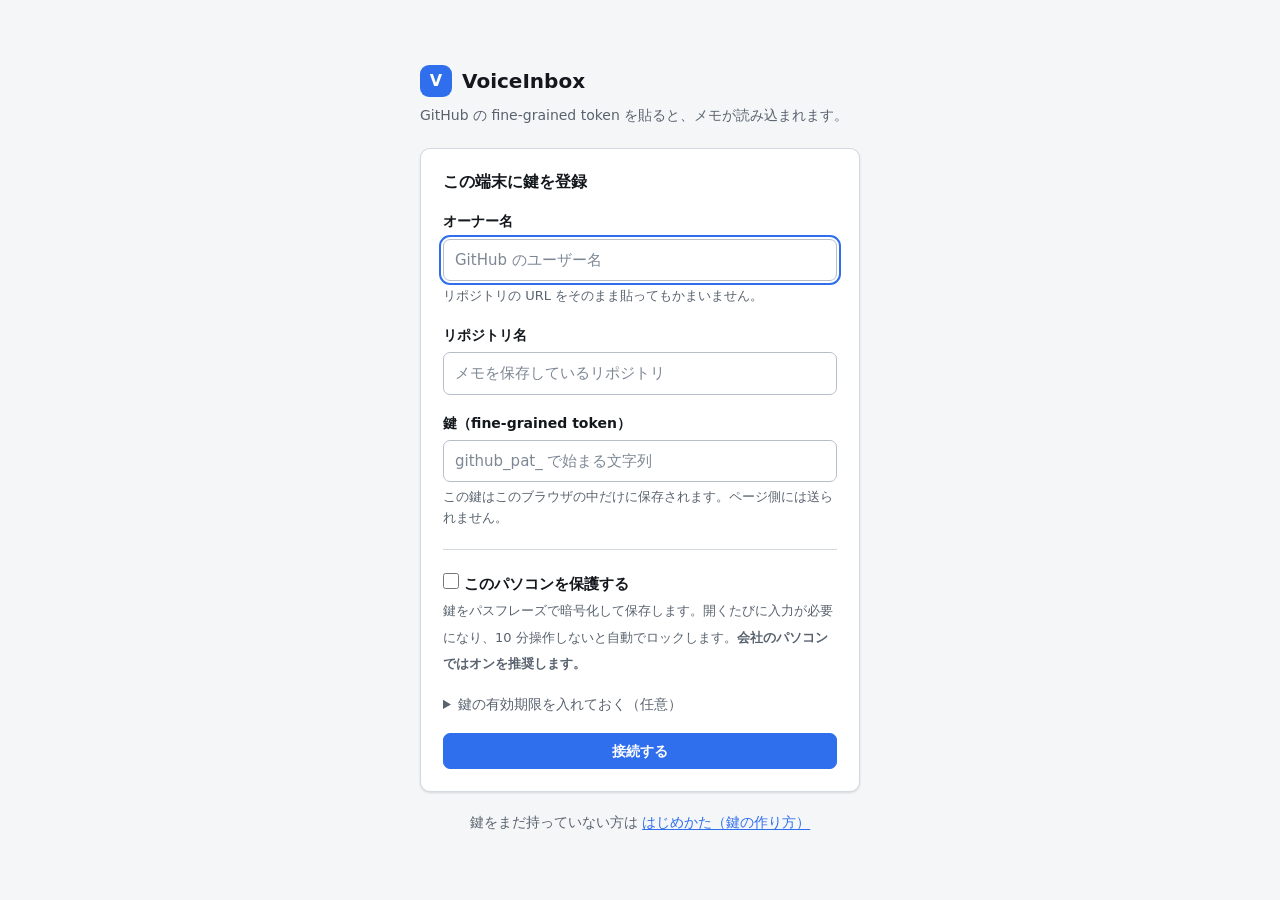
<file: index.html>
<!doctype html>
<html lang="ja">
<head>
<meta charset="utf-8">
<meta name="viewport" content="width=device-width, initial-scale=1, viewport-fit=cover">
<meta name="color-scheme" content="light dark">
<meta name="robots" content="noindex, nofollow">
<meta name="referrer" content="no-referrer">
<meta name="theme-color" content="#f5f6f8" media="(prefers-color-scheme: light)">
<meta name="theme-color" content="#14171b" media="(prefers-color-scheme: dark)">
<title>VoiceInbox</title>
<link rel="stylesheet" href="./style.css">
<link rel="icon" href="data:image/svg+xml,%3Csvg xmlns='http://www.w3.org/2000/svg' viewBox='0 0 64 64'%3E%3Crect width='64' height='64' rx='14' fill='%232f6fed'/%3E%3Ctext x='32' y='45' font-size='38' font-family='sans-serif' font-weight='bold' fill='white' text-anchor='middle'%3EV%3C/text%3E%3C/svg%3E">
</head>
<body>

<noscript>
  <div class="gate"><div class="gate-inner">
    <div class="gate-brand"><span class="mark">V</span><h1>VoiceInbox</h1></div>
    <div class="card-surface gate-box">
      <p style="margin:0">この画面は JavaScript が必要です。ブラウザの設定で有効にしてから読み込み直してください。</p>
      <p style="margin:12px 0 0"><a href="./setup.html">はじめかた（鍵の作り方）</a></p>
    </div>
  </div></div>
</noscript>

<!-- ============================================================
     鍵を持っていない人に見えるのはここまで。
     この先の中身は GitHub が 401 / 404 を返すので表示されない。
     ============================================================ -->
<section class="gate" id="gate" hidden>
  <div class="gate-inner">
    <div class="gate-brand">
      <span class="mark" aria-hidden="true">V</span>
      <h1>VoiceInbox</h1>
    </div>
    <p class="gate-lead" id="gate-lead">GitHub の fine-grained token を貼ると、メモが読み込まれます。</p>

    <div class="card-surface gate-box">
      <h2 style="margin:0 0 16px;font-size:16px" id="gate-title">この端末に鍵を登録</h2>

      <!-- 初回設定 -->
      <form id="form-setup" novalidate>
        <div id="setup-err"></div>

        <div class="field">
          <label for="g-owner">オーナー名</label>
          <input type="text" id="g-owner" autocomplete="off" autocapitalize="none"
                 spellcheck="false" placeholder="GitHub のユーザー名">
          <p class="hint">リポジトリの URL をそのまま貼ってもかまいません。</p>
        </div>

        <div class="field">
          <label for="g-repo">リポジトリ名</label>
          <input type="text" id="g-repo" autocomplete="off" autocapitalize="none"
                 spellcheck="false" placeholder="メモを保存しているリポジトリ">
        </div>

        <div class="field">
          <label for="g-token">鍵（fine-grained token）</label>
          <input type="password" id="g-token" autocomplete="off" spellcheck="false"
                 placeholder="github_pat_ で始まる文字列">
          <p class="hint">この鍵はこのブラウザの中だけに保存されます。ページ側には送られません。</p>
        </div>

        <hr class="divider">

        <div class="field">
          <label class="check" for="g-protect">
            <input type="checkbox" id="g-protect">
            <span>
              <b>このパソコンを保護する</b><br>
              <span class="hint" style="margin:0">
                鍵をパスフレーズで暗号化して保存します。開くたびに入力が必要になり、10 分操作しないと自動でロックします。<b>会社のパソコンではオンを推奨します。</b>
              </span>
            </span>
          </label>
        </div>

        <div id="g-pass-wrap" hidden>
          <div class="field">
            <label for="g-pass">パスフレーズ（8 文字以上）</label>
            <input type="password" id="g-pass" autocomplete="new-password">
          </div>
          <div class="field">
            <label for="g-pass2">パスフレーズ（確認）</label>
            <input type="password" id="g-pass2" autocomplete="new-password">
          </div>
        </div>

        <details style="margin-bottom:16px">
          <summary style="cursor:pointer;font-size:14px;color:var(--text-dim)">鍵の有効期限を入れておく（任意）</summary>
          <div class="field" style="margin-top:12px">
            <label for="g-expiry">有効期限</label>
            <input type="date" id="g-expiry">
            <p class="hint">GitHub が期限を教えてくれない場合の予備です。入れておくと、期限が近づいたときに画面上部で知らせます。</p>
          </div>
        </details>

        <button type="submit" class="btn btn-primary" id="btn-connect" style="width:100%">接続する</button>
      </form>

      <!-- ロック解除 -->
      <form id="form-unlock" novalidate hidden>
        <div id="unlock-err"></div>
        <div class="field">
          <label for="u-pass">パスフレーズ</label>
          <input type="password" id="u-pass" autocomplete="current-password">
        </div>
        <button type="submit" class="btn btn-primary" id="btn-unlock" style="width:100%">解除する</button>
        <button type="button" class="btn btn-quiet btn-sm" id="btn-forget-gate"
                style="width:100%;margin-top:10px">このパソコンから削除</button>
      </form>
    </div>

    <p class="gate-foot">
      鍵をまだ持っていない方は <a href="./setup.html">はじめかた（鍵の作り方）</a>
    </p>
  </div>
</section>

<!-- ============================================================
     ここから先は鍵が通ったときだけ表示される
     ============================================================ -->
<div class="app" id="app">
  <header class="topbar">
    <div class="topbar-row">
      <span class="brand"><span class="mark" aria-hidden="true">V</span><span class="name">VoiceInbox</span></span>

      <div class="tabs" role="tablist" aria-label="表示の切り替え">
        <button class="tab" id="tab-inbox" role="tab" aria-selected="true">未処理</button>
        <button class="tab" id="tab-trash" role="tab" aria-selected="false">ゴミ箱</button>
      </div>

      <span class="spacer"></span>

      <button class="btn btn-quiet btn-sm" id="btn-theme" title="配色を切り替え">🌗 自動</button>
      <button class="btn btn-quiet btn-sm" id="btn-settings" title="設定">⚙️ 設定</button>
    </div>

    <div class="toolbar">
      <input type="search" class="search" id="q" placeholder="本文を検索（/ でここへ）"
             autocomplete="off" spellcheck="false" aria-label="本文を検索">
      <label class="visually-hidden" for="label-filter">ラベルで絞り込む</label>
      <select id="label-filter"><option value="">すべてのラベル</option></select>
      <button class="btn btn-sm" id="btn-refresh" title="更新（r）">更新</button>
      <span class="count" id="count"></span>
    </div>
  </header>

  <main class="wrap">
    <div id="banners" aria-live="polite"></div>
    <ul class="cards" id="list"></ul>
  </main>
</div>

<div class="toast" id="toast" role="status" aria-live="polite"></div>

<!-- ============================================================
     設定
     ============================================================ -->
<dialog class="modal" id="dlg-settings" aria-labelledby="settings-title">
  <form id="form-settings" method="dialog" novalidate>
    <div class="modal-head">
      <h2 id="settings-title">設定</h2>
      <span class="spacer"></span>
      <button type="button" class="btn btn-quiet btn-sm" id="btn-close-settings" aria-label="閉じる">✕</button>
    </div>

    <div class="modal-body">
      <div id="settings-err"></div>
      <div id="s-status" style="margin-bottom:18px"></div>

      <div class="field">
        <label for="s-owner">オーナー名</label>
        <input type="text" id="s-owner" autocomplete="off" autocapitalize="none" spellcheck="false">
      </div>
      <div class="field">
        <label for="s-repo">リポジトリ名</label>
        <input type="text" id="s-repo" autocomplete="off" autocapitalize="none" spellcheck="false">
      </div>
      <div class="field">
        <label for="s-token">鍵を入れ直す</label>
        <input type="password" id="s-token" autocomplete="off" spellcheck="false"
               placeholder="変更しないときは空のまま">
      </div>
      <div class="field">
        <label for="s-expiry">鍵の有効期限（任意）</label>
        <input type="date" id="s-expiry">
        <p class="hint">GitHub が期限を教えてくれない場合の予備です。</p>
      </div>

      <hr class="divider" style="border:0;height:1px;background:var(--border);margin:20px 0">

      <div class="field">
        <label class="check" for="s-protect">
          <input type="checkbox" id="s-protect">
          <span><b>このパソコンを保護する</b><br>
          <span class="hint" style="margin:0">会社のパソコンではオンを推奨します。10 分操作しないと自動でロックします。</span></span>
        </label>
      </div>
      <div id="s-pass-wrap" hidden>
        <div class="field">
          <label for="s-pass">パスフレーズ（8 文字以上）</label>
          <input type="password" id="s-pass" autocomplete="new-password" placeholder="変更しないときは空のまま">
        </div>
        <div class="field">
          <label for="s-pass2">パスフレーズ（確認）</label>
          <input type="password" id="s-pass2" autocomplete="new-password">
        </div>
      </div>

      <hr class="divider" style="border:0;height:1px;background:var(--border);margin:20px 0">

      <h3 style="font-size:14px;margin:0 0 6px">キーボード操作</h3>
      <div class="kbd-help">
        <kbd>j</kbd> / <kbd>k</kbd> 選択を移動　<kbd>c</kbd> コピー　
        <kbd>x</kbd> 完了（ゴミ箱では戻す）<br>
        <kbd>/</kbd> 検索　<kbd>Esc</kbd> 解除　<kbd>r</kbd> 更新
      </div>

      <p class="hint" style="margin-top:18px">
        鍵の作り方は <a href="./setup.html">はじめかた</a> にあります。
      </p>
    </div>

    <div class="modal-foot">
      <button type="button" class="btn btn-danger btn-sm" id="btn-forget">この端末から鍵を削除</button>
      <button type="button" class="btn btn-sm" id="lock-now" hidden>いますぐロック</button>
      <span class="spacer"></span>
      <button type="submit" class="btn btn-primary" id="btn-save-settings">保存</button>
    </div>
  </form>
</dialog>

<script src="./app.js"></script>
</body>
</html>
</file>
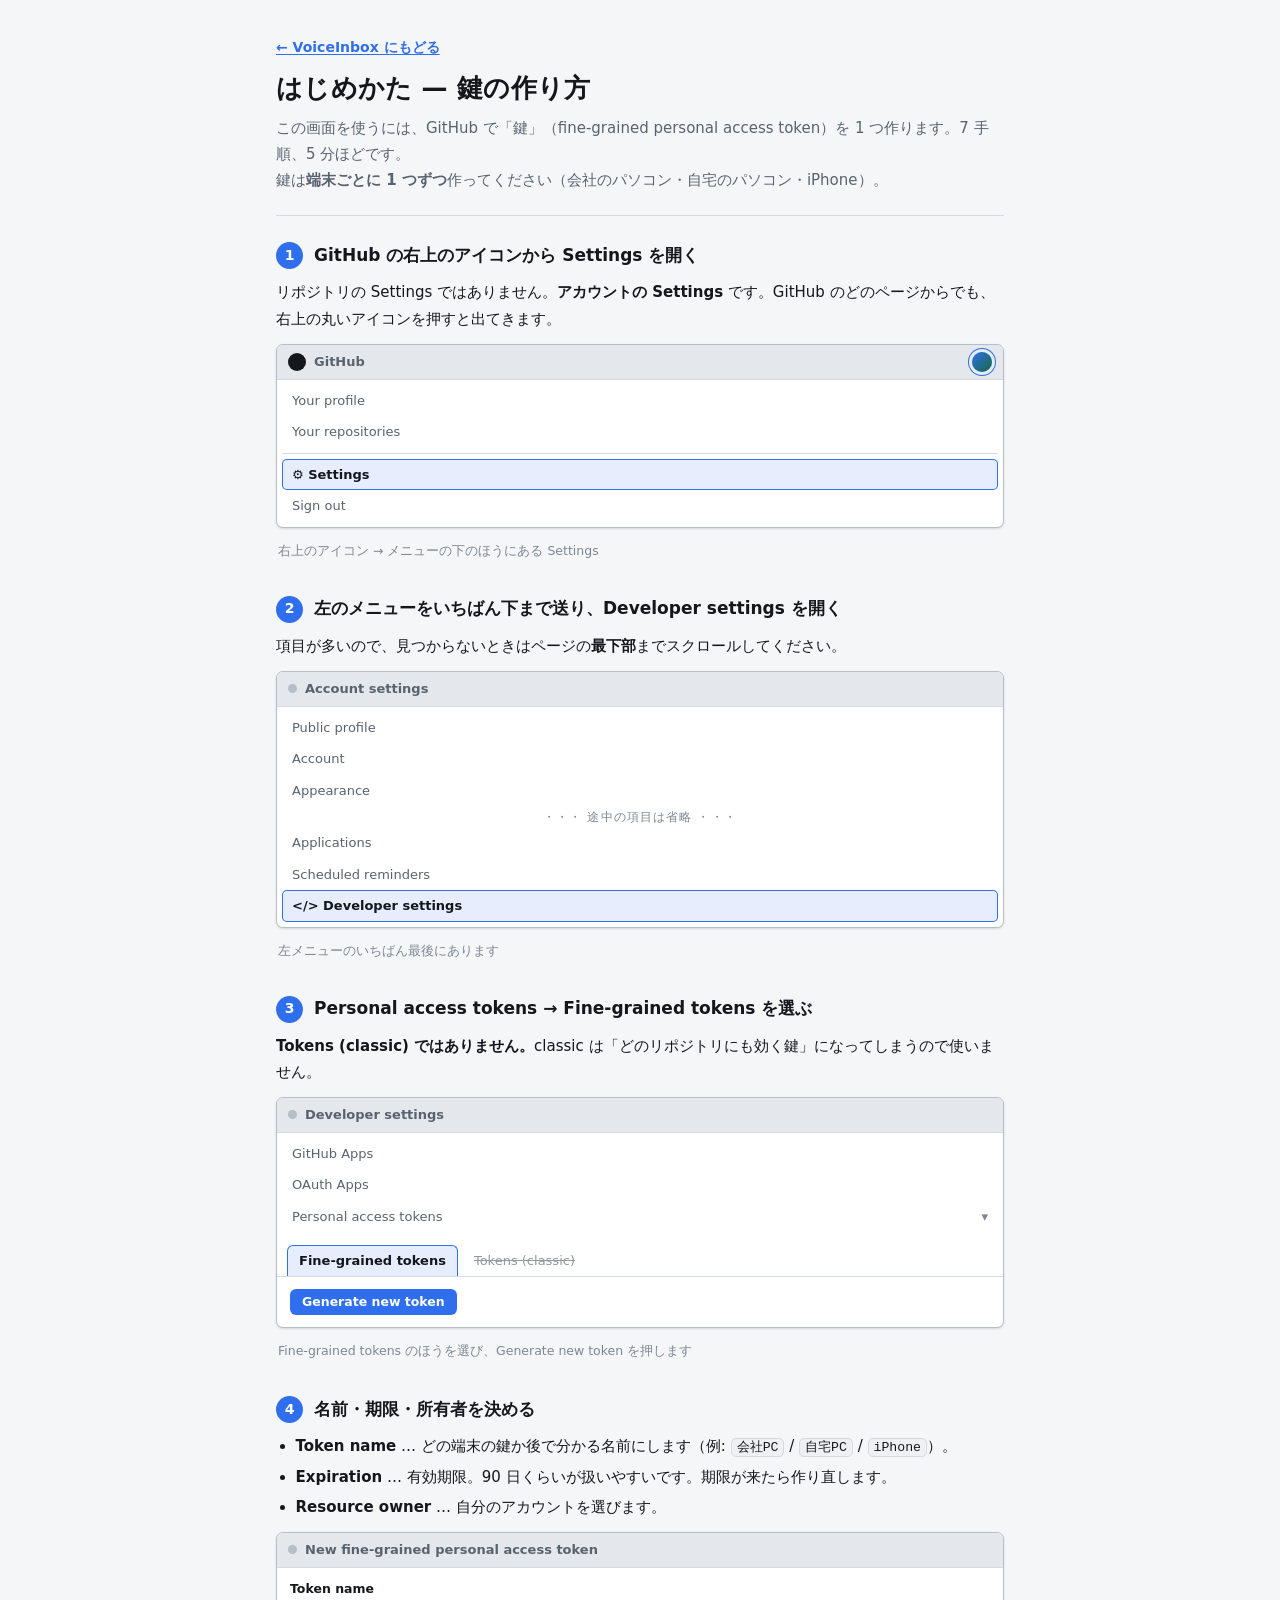
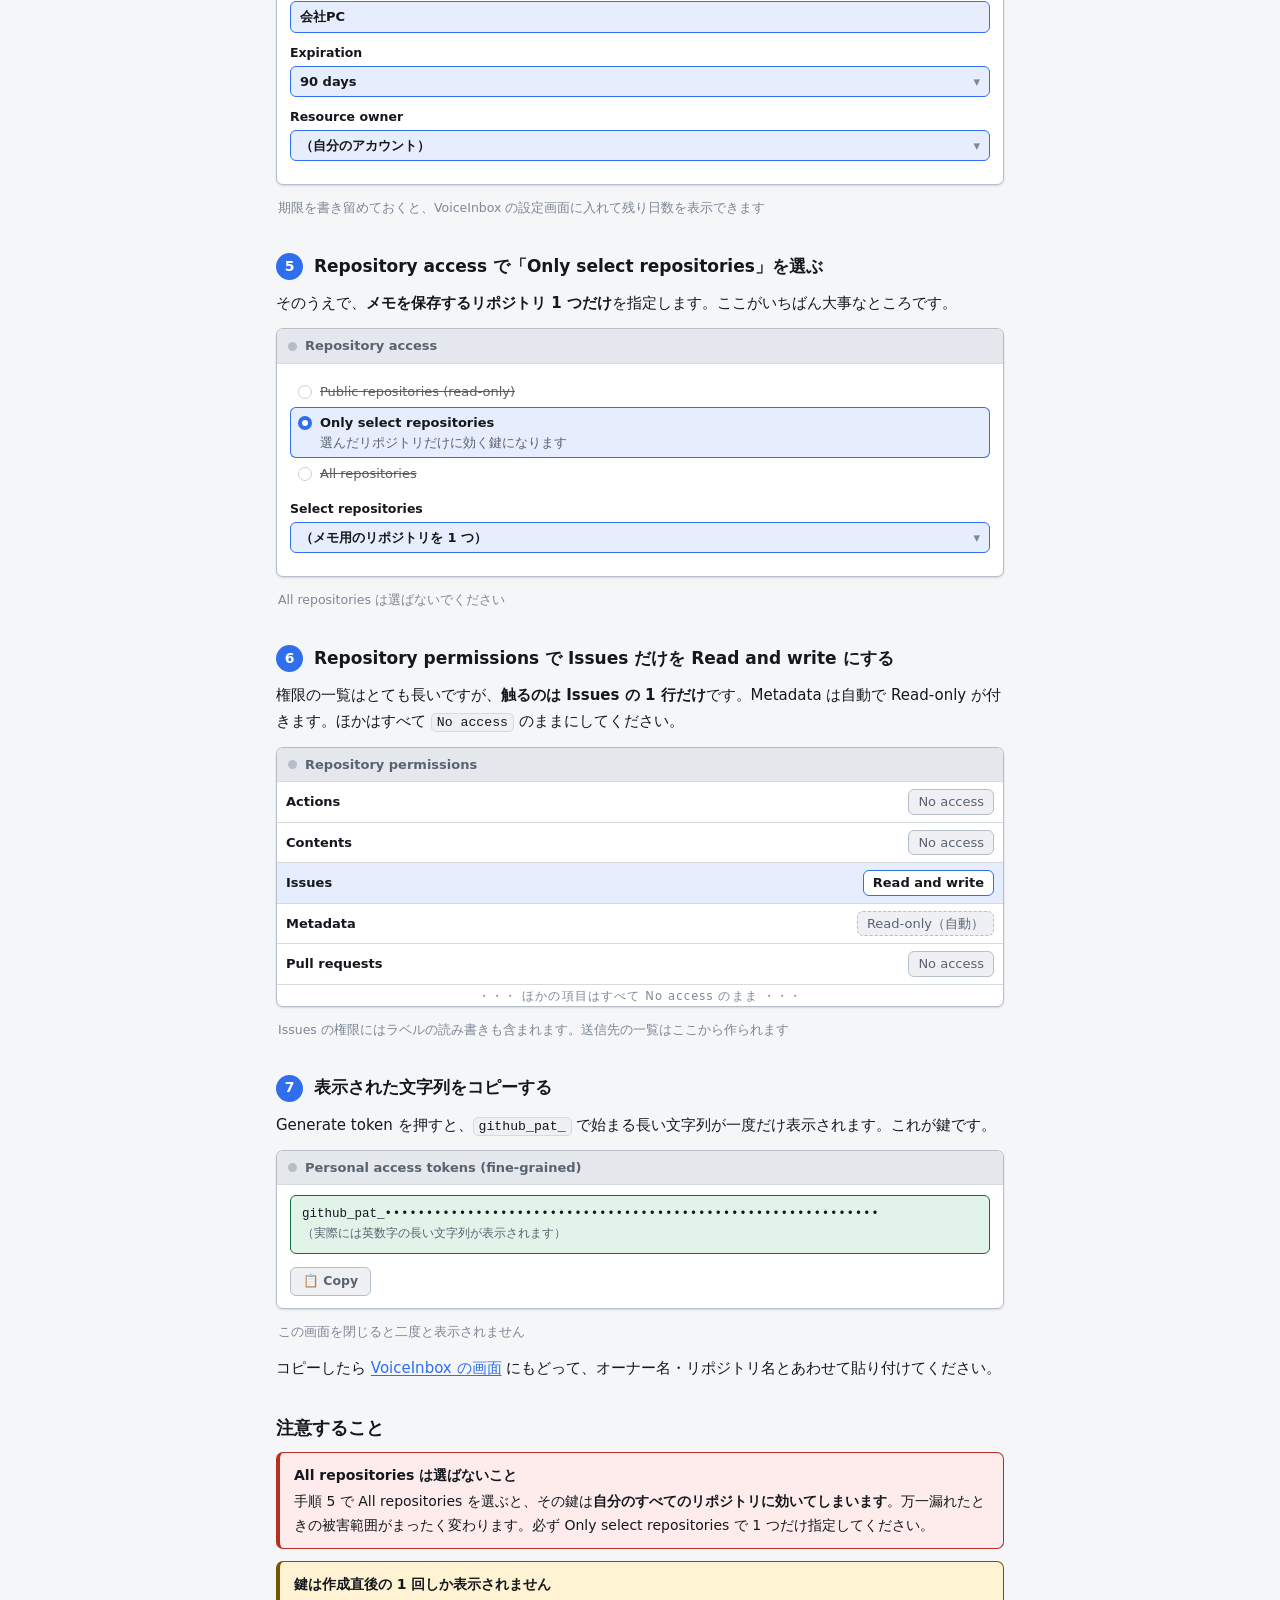
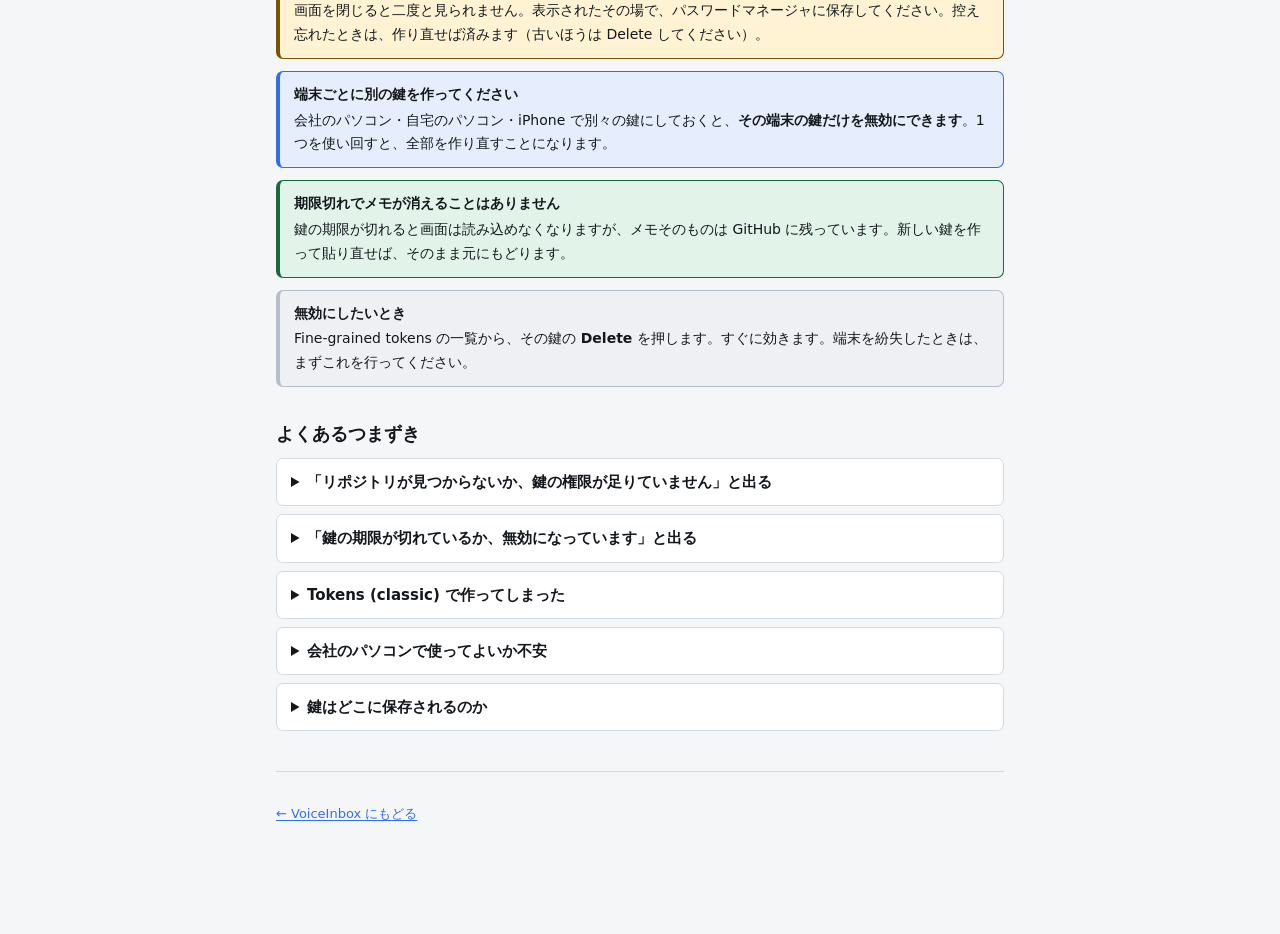
<file: setup.html>
<!doctype html>
<html lang="ja">
<head>
<meta charset="utf-8">
<meta name="viewport" content="width=device-width, initial-scale=1, viewport-fit=cover">
<meta name="color-scheme" content="light dark">
<meta name="robots" content="noindex, nofollow">
<meta name="referrer" content="no-referrer">
<meta name="theme-color" content="#f5f6f8" media="(prefers-color-scheme: light)">
<meta name="theme-color" content="#14171b" media="(prefers-color-scheme: dark)">
<title>はじめかた — VoiceInbox</title>
<link rel="stylesheet" href="./style.css">
<link rel="icon" href="data:image/svg+xml,%3Csvg xmlns='http://www.w3.org/2000/svg' viewBox='0 0 64 64'%3E%3Crect width='64' height='64' rx='14' fill='%232f6fed'/%3E%3Ctext x='32' y='45' font-size='38' font-family='sans-serif' font-weight='bold' fill='white' text-anchor='middle'%3EV%3C/text%3E%3C/svg%3E">
</head>
<body>

<div class="doc">

  <header class="doc-head">
    <a class="backlink" href="./index.html">← VoiceInbox にもどる</a>
    <h1>はじめかた — 鍵の作り方</h1>
    <p>この画面を使うには、GitHub で「鍵」（fine-grained personal access token）を 1 つ作ります。7 手順、5 分ほどです。<br>
       鍵は<b>端末ごとに 1 つずつ</b>作ってください（会社のパソコン・自宅のパソコン・iPhone）。</p>
  </header>

  <!-- 1 -->
  <section class="step">
    <h2 class="step-title"><span class="step-num">1</span>GitHub の右上のアイコンから Settings を開く</h2>
    <p>リポジトリの Settings ではありません。<b>アカウントの Settings</b> です。GitHub のどのページからでも、右上の丸いアイコンを押すと出てきます。</p>
    <div class="mock">
      <div class="mock-bar"><span class="ghmark"></span><span>GitHub</span><span class="avatar is-hi"></span></div>
      <div class="mock-list">
        <div class="mock-item">Your profile</div>
        <div class="mock-item">Your repositories</div>
        <div class="mock-sep"></div>
        <div class="mock-item is-hi">⚙️ Settings</div>
        <div class="mock-item">Sign out</div>
      </div>
    </div>
    <p class="mock-cap">右上のアイコン → メニューの下のほうにある Settings</p>
  </section>

  <!-- 2 -->
  <section class="step">
    <h2 class="step-title"><span class="step-num">2</span>左のメニューをいちばん下まで送り、Developer settings を開く</h2>
    <p>項目が多いので、見つからないときはページの<b>最下部</b>までスクロールしてください。</p>
    <div class="mock">
      <div class="mock-bar"><span class="dot"></span><span>Account settings</span></div>
      <div class="mock-list">
        <div class="mock-item">Public profile</div>
        <div class="mock-item">Account</div>
        <div class="mock-item">Appearance</div>
        <div class="mock-scrollhint">・・・ 途中の項目は省略 ・・・</div>
        <div class="mock-item">Applications</div>
        <div class="mock-item">Scheduled reminders</div>
        <div class="mock-item is-hi">&lt;/&gt; Developer settings</div>
      </div>
    </div>
    <p class="mock-cap">左メニューのいちばん最後にあります</p>
  </section>

  <!-- 3 -->
  <section class="step">
    <h2 class="step-title"><span class="step-num">3</span>Personal access tokens → Fine-grained tokens を選ぶ</h2>
    <p><b>Tokens (classic) ではありません。</b>classic は「どのリポジトリにも効く鍵」になってしまうので使いません。</p>
    <div class="mock">
      <div class="mock-bar"><span class="dot"></span><span>Developer settings</span></div>
      <div class="mock-list">
        <div class="mock-item">GitHub Apps</div>
        <div class="mock-item">OAuth Apps</div>
        <div class="mock-item">Personal access tokens <span class="caret">▾</span></div>
      </div>
      <div class="mock-tabs">
        <span class="mock-tab is-hi">Fine-grained tokens</span>
        <span class="mock-tab is-off">Tokens (classic)</span>
      </div>
      <div class="mock-pane">
        <span class="mock-btn">Generate new token</span>
      </div>
    </div>
    <p class="mock-cap">Fine-grained tokens のほうを選び、Generate new token を押します</p>
  </section>

  <!-- 4 -->
  <section class="step">
    <h2 class="step-title"><span class="step-num">4</span>名前・期限・所有者を決める</h2>
    <ul>
      <li><b>Token name</b> … どの端末の鍵か後で分かる名前にします（例: <code>会社PC</code> / <code>自宅PC</code> / <code>iPhone</code>）。</li>
      <li><b>Expiration</b> … 有効期限。90 日くらいが扱いやすいです。期限が来たら作り直します。</li>
      <li><b>Resource owner</b> … 自分のアカウントを選びます。</li>
    </ul>
    <div class="mock">
      <div class="mock-bar"><span class="dot"></span><span>New fine-grained personal access token</span></div>
      <div class="mock-pane">
        <div class="mock-field"><span>Token name</span>
          <div class="mock-input is-hi">会社PC</div></div>
        <div class="mock-field"><span>Expiration</span>
          <div class="mock-input select is-hi">90 days</div></div>
        <div class="mock-field"><span>Resource owner</span>
          <div class="mock-input select is-hi">（自分のアカウント）</div></div>
      </div>
    </div>
    <p class="mock-cap">期限を書き留めておくと、VoiceInbox の設定画面に入れて残り日数を表示できます</p>
  </section>

  <!-- 5 -->
  <section class="step">
    <h2 class="step-title"><span class="step-num">5</span>Repository access で「Only select repositories」を選ぶ</h2>
    <p>そのうえで、<b>メモを保存するリポジトリ 1 つだけ</b>を指定します。ここがいちばん大事なところです。</p>
    <div class="mock">
      <div class="mock-bar"><span class="dot"></span><span>Repository access</span></div>
      <div class="mock-pane">
        <div class="mock-radio is-bad"><span class="bullet"></span><span class="label">Public repositories (read-only)</span></div>
        <div class="mock-radio is-hi"><span class="bullet"></span>
          <span class="label"><b>Only select repositories</b><br>
          <span style="color:var(--text-dim)">選んだリポジトリだけに効く鍵になります</span></span></div>
        <div class="mock-radio is-bad"><span class="bullet"></span><span class="label">All repositories</span></div>
        <div class="mock-field" style="margin-top:10px"><span>Select repositories</span>
          <div class="mock-input is-hi select">（メモ用のリポジトリを 1 つ）</div></div>
      </div>
    </div>
    <p class="mock-cap">All repositories は選ばないでください</p>
  </section>

  <!-- 6 -->
  <section class="step">
    <h2 class="step-title"><span class="step-num">6</span>Repository permissions で Issues だけを Read and write にする</h2>
    <p>権限の一覧はとても長いですが、<b>触るのは Issues の 1 行だけ</b>です。Metadata は自動で Read-only が付きます。ほかはすべて <code>No access</code> のままにしてください。</p>
    <div class="mock">
      <div class="mock-bar"><span class="dot"></span><span>Repository permissions</span></div>
      <div>
        <div class="mock-perm"><span class="pname">Actions</span><span class="pval">No access</span></div>
        <div class="mock-perm"><span class="pname">Contents</span><span class="pval">No access</span></div>
        <div class="mock-perm is-hi"><span class="pname">Issues</span><span class="pval">Read and write</span></div>
        <div class="mock-perm is-auto"><span class="pname">Metadata</span><span class="pval">Read-only（自動）</span></div>
        <div class="mock-perm"><span class="pname">Pull requests</span><span class="pval">No access</span></div>
        <div class="mock-scrollhint">・・・ ほかの項目はすべて No access のまま ・・・</div>
      </div>
    </div>
    <p class="mock-cap">Issues の権限にはラベルの読み書きも含まれます。送信先の一覧はここから作られます</p>
  </section>

  <!-- 7 -->
  <section class="step">
    <h2 class="step-title"><span class="step-num">7</span>表示された文字列をコピーする</h2>
    <p>Generate token を押すと、<code>github_pat_</code> で始まる長い文字列が一度だけ表示されます。これが鍵です。</p>
    <div class="mock">
      <div class="mock-bar"><span class="dot"></span><span>Personal access tokens (fine-grained)</span></div>
      <div class="mock-token">github_pat_<span style="letter-spacing:.06em">••••••••••••••••••••••••••••••••••••••••••••••••••••••••••••</span><br>
        <span style="color:var(--text-dim);font-family:var(--font);font-size:12px">（実際には英数字の長い文字列が表示されます）</span></div>
      <div class="mock-pane" style="padding-top:0">
        <span class="mock-btn ghost">📋 Copy</span>
      </div>
    </div>
    <p class="mock-cap">この画面を閉じると二度と表示されません</p>
    <p>コピーしたら <a href="./index.html">VoiceInbox の画面</a> にもどって、オーナー名・リポジトリ名とあわせて貼り付けてください。</p>
  </section>

  <!-- 注意 -->
  <section class="callouts">
    <h2>注意すること</h2>

    <div class="notice notice-error">
      <strong>All repositories は選ばないこと</strong>
      手順 5 で All repositories を選ぶと、その鍵は<b>自分のすべてのリポジトリに効いてしまいます</b>。万一漏れたときの被害範囲がまったく変わります。必ず Only select repositories で 1 つだけ指定してください。
    </div>

    <div class="notice notice-warn">
      <strong>鍵は作成直後の 1 回しか表示されません</strong>
      画面を閉じると二度と見られません。表示されたその場で、パスワードマネージャに保存してください。控え忘れたときは、作り直せば済みます（古いほうは Delete してください）。
    </div>

    <div class="notice notice-info">
      <strong>端末ごとに別の鍵を作ってください</strong>
      会社のパソコン・自宅のパソコン・iPhone で別々の鍵にしておくと、<b>その端末の鍵だけを無効にできます</b>。1 つを使い回すと、全部を作り直すことになります。
    </div>

    <div class="notice notice-ok">
      <strong>期限切れでメモが消えることはありません</strong>
      鍵の期限が切れると画面は読み込めなくなりますが、メモそのものは GitHub に残っています。新しい鍵を作って貼り直せば、そのまま元にもどります。
    </div>

    <div class="notice">
      <strong>無効にしたいとき</strong>
      Fine-grained tokens の一覧から、その鍵の <b>Delete</b> を押します。すぐに効きます。端末を紛失したときは、まずこれを行ってください。
    </div>
  </section>

  <!-- FAQ -->
  <section class="faq">
    <h2>よくあるつまずき</h2>

    <details>
      <summary>「リポジトリが見つからないか、鍵の権限が足りていません」と出る</summary>
      <p>次の 3 つを順に確かめてください。①オーナー名とリポジトリ名の綴り（大文字小文字は区別しません）。②手順 5 で<b>そのリポジトリを選び忘れていないか</b>。③手順 6 で Issues が Read and write になっているか。fine-grained token は、指定していないリポジトリに対しては「存在しない」という応答になります。</p>
    </details>

    <details>
      <summary>「鍵の期限が切れているか、無効になっています」と出る</summary>
      <p>期限切れか、鍵を Delete したときに出ます。手順 1 からもう一度作り直して、設定画面の「鍵を入れ直す」に貼ってください。メモは消えていません。</p>
    </details>

    <details>
      <summary>Tokens (classic) で作ってしまった</summary>
      <p>classic の鍵（<code>ghp_</code> で始まるもの）は、リポジトリを 1 つに絞れません。手順 3 にもどって Fine-grained tokens のほうで作り直し、classic のほうは Delete してください。</p>
    </details>

    <details>
      <summary>会社のパソコンで使ってよいか不安</summary>
      <p>接続先は GitHub だけで、こちらから通信を受ける口は開きません。そのうえで、最初の画面の<b>「このパソコンを保護する」をオンにしてください</b>。鍵がパスフレーズで暗号化され、10 分操作しないと自動でロックします。離席時の画面のぞき見にも効きます。</p>
    </details>

    <details>
      <summary>鍵はどこに保存されるのか</summary>
      <p>このページを開いているブラウザの中（localStorage）だけです。ページを配信しているサーバーには送られません。「このパソコンから削除」を押せば、その端末から消えます。</p>
    </details>
  </section>

  <footer class="doc-foot">
    <p><a href="./index.html">← VoiceInbox にもどる</a></p>
  </footer>

</div>

</body>
</html>
</file>
<file: style.css>
/* VoiceInbox - shared stylesheet
   index.html と setup.html の両方で使う。配色と書体はここだけで定義する。 */

:root {
  color-scheme: light dark;

  --bg:            #f5f6f8;
  --surface:       #ffffff;
  --surface-2:     #eef0f4;
  --surface-3:     #e4e7ec;
  --border:        #d5dae1;
  --border-strong: #b6bec9;

  --text:          #14181d;
  --text-dim:      #59636f;
  --text-faint:    #7d8794;

  --accent:        #2f6fed;
  --accent-hover:  #2559c9;
  --accent-fg:     #ffffff;
  --accent-soft:   #e6eefd;

  --ok:            #17693f;
  --ok-soft:       #e2f4ea;
  --danger:        #b62f22;
  --danger-soft:   #fdeceb;
  --warn:          #7a5300;
  --warn-soft:     #fff3d4;

  --shadow-1: 0 1px 2px rgba(16,24,40,.06), 0 1px 3px rgba(16,24,40,.08);
  --shadow-2: 0 4px 12px rgba(16,24,40,.10), 0 2px 4px rgba(16,24,40,.06);

  --radius:    10px;
  --radius-sm: 7px;
  --maxw:      900px;

  --font: -apple-system, BlinkMacSystemFont, "Hiragino Kaku Gothic ProN",
          "Hiragino Sans", "Yu Gothic Medium", "Yu Gothic", "Noto Sans JP",
          "Segoe UI", Roboto, system-ui, sans-serif;
  --mono: ui-monospace, SFMono-Regular, "SF Mono", Menlo, Consolas, monospace;
}

/* ダークは (1) OS 設定 (2) 明示トグル の両方で効かせる。
   明示的に light を選んでいるときは OS がダークでも切り替えない。 */
@media (prefers-color-scheme: dark) {
  :root:not([data-theme="light"]) {
    --bg:            #14171b;
    --surface:       #1c2026;
    --surface-2:     #242a31;
    --surface-3:     #2f353d;
    --border:        #333a43;
    --border-strong: #4a5361;

    --text:          #e7eaee;
    --text-dim:      #a3adba;
    --text-faint:    #808b98;

    --accent:        #6ea1ff;
    --accent-hover:  #8ab5ff;
    --accent-fg:     #10141a;
    --accent-soft:   #1e2a3f;

    --ok:            #6ddba0;
    --ok-soft:       #17301f;
    --danger:        #ff9187;
    --danger-soft:   #33201e;
    --warn:          #f3cf7a;
    --warn-soft:     #302711;

    --shadow-1: 0 1px 2px rgba(0,0,0,.4);
    --shadow-2: 0 4px 14px rgba(0,0,0,.5);
  }
}

:root[data-theme="dark"] {
  --bg:            #14171b;
  --surface:       #1c2026;
  --surface-2:     #242a31;
  --surface-3:     #2f353d;
  --border:        #333a43;
  --border-strong: #4a5361;

  --text:          #e7eaee;
  --text-dim:      #a3adba;
  --text-faint:    #808b98;

  --accent:        #6ea1ff;
  --accent-hover:  #8ab5ff;
  --accent-fg:     #10141a;
  --accent-soft:   #1e2a3f;

  --ok:            #6ddba0;
  --ok-soft:       #17301f;
  --danger:        #ff9187;
  --danger-soft:   #33201e;
  --warn:          #f3cf7a;
  --warn-soft:     #302711;

  --shadow-1: 0 1px 2px rgba(0,0,0,.4);
  --shadow-2: 0 4px 14px rgba(0,0,0,.5);
}

/* ---------- base ---------- */

*, *::before, *::after { box-sizing: border-box; }

/* hidden 属性は必ず効かせる。
   .gate や .btn のように display を指定した要素は、作者スタイルが
   ブラウザ標準の [hidden]{display:none} に勝ってしまい、隠したつもりが出てしまう。 */
[hidden] { display: none !important; }

html { -webkit-text-size-adjust: 100%; }

body {
  margin: 0;
  font-family: var(--font);
  font-size: 15px;
  line-height: 1.75;
  background: var(--bg);
  color: var(--text);
  -webkit-font-smoothing: antialiased;
}

h1, h2, h3 { line-height: 1.4; font-weight: 700; }

a { color: var(--accent); text-decoration: underline; text-underline-offset: 2px; }
a:hover { color: var(--accent-hover); }

button, input, select, textarea { font: inherit; color: inherit; }

:focus-visible {
  outline: 2px solid var(--accent);
  outline-offset: 2px;
  border-radius: 4px;
}

.visually-hidden {
  position: absolute; width: 1px; height: 1px;
  padding: 0; margin: -1px; overflow: hidden;
  clip: rect(0 0 0 0); white-space: nowrap; border: 0;
}

@media (prefers-reduced-motion: reduce) {
  *, *::before, *::after {
    animation-duration: .001ms !important;
    animation-iteration-count: 1 !important;
    transition-duration: .001ms !important;
    scroll-behavior: auto !important;
  }
}

/* ---------- controls ---------- */

.btn {
  appearance: none;
  display: inline-flex;
  align-items: center;
  justify-content: center;
  gap: 6px;
  min-height: 34px;
  padding: 5px 13px;
  border: 1px solid var(--border-strong);
  border-radius: var(--radius-sm);
  background: var(--surface);
  color: var(--text);
  font-size: 14px;
  font-weight: 600;
  cursor: pointer;
  transition: background .12s ease, border-color .12s ease, color .12s ease;
  white-space: nowrap;
}
.btn:hover { background: var(--surface-2); }
.btn:active { background: var(--surface-3); }
.btn[disabled] { opacity: .5; cursor: not-allowed; }

.btn-primary {
  background: var(--accent);
  border-color: var(--accent);
  color: var(--accent-fg);
}
.btn-primary:hover { background: var(--accent-hover); border-color: var(--accent-hover); }
.btn-primary:active { background: var(--accent-hover); }

.btn-quiet { border-color: transparent; background: transparent; color: var(--text-dim); }
.btn-quiet:hover { background: var(--surface-2); color: var(--text); }

.btn-danger { color: var(--danger); border-color: var(--border-strong); }
.btn-danger:hover { background: var(--danger-soft); }

.btn-sm { min-height: 30px; padding: 3px 10px; font-size: 13px; }

.btn.is-done { background: var(--ok-soft); border-color: var(--ok); color: var(--ok); }

input[type="text"], input[type="password"], input[type="date"], input[type="search"], select, textarea {
  width: 100%;
  min-height: 38px;
  padding: 7px 11px;
  border: 1px solid var(--border-strong);
  border-radius: var(--radius-sm);
  background: var(--surface);
  color: var(--text);
}
input::placeholder, textarea::placeholder { color: var(--text-faint); }

select { cursor: pointer; }

.field { margin-bottom: 16px; }
.field > label { display: block; font-weight: 600; font-size: 14px; margin-bottom: 5px; }
.field .hint { margin: 5px 0 0; font-size: 13px; color: var(--text-dim); line-height: 1.6; font-weight: 400; }

/* チェックボックスの説明は、ラベルの太字を引き継がない */
.field > label.check { font-weight: 400; font-size: inherit; margin-bottom: 0; }

.check {
  display: flex;
  align-items: flex-start;
  gap: 9px;
  cursor: pointer;
  font-size: 14px;
}
.check input { margin: 5px 0 0; flex: none; width: 16px; height: 16px; accent-color: var(--accent); }

/* ---------- notices ---------- */

.notice {
  border: 1px solid var(--border-strong);
  border-left-width: 4px;
  border-radius: var(--radius-sm);
  padding: 11px 14px;
  margin: 0 0 12px;
  font-size: 14px;
  line-height: 1.7;
  background: var(--surface-2);
}
.notice strong { display: block; margin-bottom: 2px; }
.notice a { font-weight: 600; }
.notice-error { background: var(--danger-soft); border-color: var(--danger); color: var(--text); }
.notice-warn  { background: var(--warn-soft);  border-color: var(--warn);   color: var(--text); }
.notice-info  { background: var(--accent-soft); border-color: var(--accent); color: var(--text); }
.notice-ok    { background: var(--ok-soft);    border-color: var(--ok);     color: var(--text); }

/* ---------- layout ---------- */

.wrap { max-width: var(--maxw); margin: 0 auto; padding: 0 16px; }

.card-surface {
  background: var(--surface);
  border: 1px solid var(--border);
  border-radius: var(--radius);
  box-shadow: var(--shadow-1);
}

/* ---------- gate (鍵の入力 / ロック解除) ---------- */

.gate {
  min-height: 100dvh;
  display: flex;
  align-items: center;
  justify-content: center;
  padding: 32px 16px;
}
.gate-inner {
  width: 100%;
  max-width: 440px;
}
.gate-brand {
  display: flex;
  align-items: center;
  gap: 10px;
  margin-bottom: 6px;
}
.gate-brand .mark {
  width: 32px; height: 32px; flex: none;
  border-radius: 9px;
  background: var(--accent);
  color: var(--accent-fg);
  display: grid; place-items: center;
  font-weight: 800; font-size: 16px;
}
.gate-brand h1 { margin: 0; font-size: 20px; }
.gate-lead { margin: 0 0 20px; color: var(--text-dim); font-size: 14px; }
.gate-box { padding: 22px; }
.gate-foot {
  margin: 18px 0 0;
  text-align: center;
  font-size: 14px;
  color: var(--text-dim);
}
.gate .divider {
  height: 1px; background: var(--border);
  margin: 20px 0 18px; border: 0;
}

/* ---------- app header ---------- */

.app { display: none; }
.app.is-on { display: block; }

.topbar {
  position: sticky; top: 0; z-index: 20;
  background: color-mix(in srgb, var(--surface) 88%, transparent);
  backdrop-filter: saturate(180%) blur(12px);
  border-bottom: 1px solid var(--border);
}
@supports not (backdrop-filter: blur(1px)) {
  .topbar { background: var(--surface); }
}
.topbar-row {
  max-width: var(--maxw); margin: 0 auto;
  padding: 9px 16px;
  display: flex; align-items: center; gap: 10px;
}
.brand { display: flex; align-items: center; gap: 8px; font-weight: 700; font-size: 15px; }
.brand .mark {
  width: 24px; height: 24px; border-radius: 7px;
  background: var(--accent); color: var(--accent-fg);
  display: grid; place-items: center; font-size: 13px; font-weight: 800;
}
.spacer { flex: 1 1 auto; }

.tabs { display: flex; gap: 2px; background: var(--surface-2); padding: 3px; border-radius: 9px; }
.tab {
  appearance: none; border: 0; background: transparent;
  padding: 5px 13px; border-radius: 7px;
  font-size: 14px; font-weight: 600; color: var(--text-dim); cursor: pointer;
}
.tab[aria-selected="true"] { background: var(--surface); color: var(--text); box-shadow: var(--shadow-1); }

.toolbar {
  max-width: var(--maxw); margin: 0 auto;
  padding: 0 16px 10px;
  display: flex; gap: 8px; align-items: center; flex-wrap: wrap;
}
.toolbar .search { flex: 1 1 200px; min-width: 150px; }
.toolbar select { width: auto; min-width: 130px; }
.count { font-size: 13px; color: var(--text-dim); white-space: nowrap; }

main { padding: 16px 0 80px; }

/* ---------- cards ---------- */

.cards { display: flex; flex-direction: column; gap: 10px; list-style: none; margin: 0; padding: 0; }

.card {
  background: var(--surface);
  border: 1px solid var(--border);
  border-radius: var(--radius);
  box-shadow: var(--shadow-1);
  padding: 14px 16px 12px;
  transition: border-color .12s ease, box-shadow .12s ease;
}
.card.is-cursor {
  border-color: var(--accent);
  box-shadow: 0 0 0 3px var(--accent-soft), var(--shadow-1);
}
.card.is-leaving { opacity: .35; }

.card-body {
  margin: 0;
  white-space: pre-wrap;
  overflow-wrap: anywhere;
  font-size: 15px;
  line-height: 1.85;
}
.card-body.clamped {
  display: -webkit-box;
  -webkit-line-clamp: 4;
  line-clamp: 4;
  -webkit-box-orient: vertical;
  overflow: hidden;
}
.card-more {
  appearance: none; border: 0; background: none;
  padding: 3px 0 0; margin: 0;
  color: var(--accent); font-size: 13px; font-weight: 600; cursor: pointer;
}

.card-foot {
  display: flex; align-items: center; gap: 8px; flex-wrap: wrap;
  margin-top: 11px; padding-top: 10px;
  border-top: 1px solid var(--border);
}
.chips { display: flex; gap: 5px; flex-wrap: wrap; }
.chip {
  display: inline-block;
  padding: 1px 9px;
  border-radius: 999px;
  font-size: 12px; font-weight: 600;
  border: 1px solid var(--border-strong);
  background: var(--surface-2);
  color: var(--text-dim);
}
.card-time { font-size: 12.5px; color: var(--text-faint); white-space: nowrap; }
.card-actions { display: flex; gap: 6px; margin-left: auto; }

.empty {
  text-align: center;
  padding: 56px 20px;
  color: var(--text-dim);
}
.empty .big { font-size: 34px; margin-bottom: 6px; }

.skeleton { height: 78px; border-radius: var(--radius); background: var(--surface-2); }

/* ---------- toast ---------- */

.toast {
  position: fixed; left: 50%; bottom: 26px;
  transform: translateX(-50%);
  background: var(--text); color: var(--bg);
  padding: 9px 18px; border-radius: 999px;
  font-size: 14px; font-weight: 600;
  box-shadow: var(--shadow-2);
  opacity: 0; pointer-events: none;
  transition: opacity .18s ease, transform .18s ease;
  z-index: 60;
}
.toast.is-on { opacity: 1; transform: translateX(-50%) translateY(-4px); }

/* ---------- modal (設定) ---------- */

dialog.modal {
  border: 1px solid var(--border);
  border-radius: var(--radius);
  padding: 0;
  width: min(520px, calc(100vw - 32px));
  background: var(--surface);
  color: var(--text);
  box-shadow: var(--shadow-2);
}
dialog.modal::backdrop { background: rgba(10,13,18,.45); }
.modal-head {
  display: flex; align-items: center; gap: 10px;
  padding: 14px 18px; border-bottom: 1px solid var(--border);
}
.modal-head h2 { margin: 0; font-size: 16px; }
.modal-body { padding: 18px; max-height: min(66dvh, 560px); overflow-y: auto; }
.modal-foot {
  display: flex; gap: 8px; justify-content: flex-end;
  padding: 13px 18px; border-top: 1px solid var(--border);
  background: var(--surface-2);
  border-radius: 0 0 var(--radius) var(--radius);
  flex-wrap: wrap;
}

.kbd-help { font-size: 13px; color: var(--text-dim); line-height: 2; }
kbd {
  font-family: var(--mono); font-size: 12px;
  padding: 1px 6px; border-radius: 5px;
  border: 1px solid var(--border-strong);
  background: var(--surface-2);
  box-shadow: 0 1px 0 var(--border-strong);
}

.status-line { font-size: 13px; color: var(--text-dim); margin: 0 0 4px; }
.status-line b { color: var(--text); }

@media (max-width: 560px) {
  .topbar-row { flex-wrap: wrap; }
  .brand span.name { display: none; }
  .card-actions { margin-left: 0; width: 100%; }
  .card-actions .btn { flex: 1; }
  .toolbar .count { display: none; }
}

/* ================================================================
   setup.html —「はじめかた」ページ
   GitHub の画面は写真ではなく HTML と CSS で描いた図で説明する。
   ================================================================ */

.doc { max-width: 760px; margin: 0 auto; padding: 0 16px 96px; }

.doc-head { padding: 34px 0 22px; border-bottom: 1px solid var(--border); margin-bottom: 26px; }
.doc-head h1 { margin: 10px 0 8px; font-size: 26px; letter-spacing: .01em; }
.doc-head p { margin: 0; color: var(--text-dim); }

.backlink { font-size: 14px; font-weight: 600; }

.step { margin: 0 0 34px; }
.step-title {
  display: flex; align-items: center; gap: 11px;
  margin: 0 0 10px; font-size: 17px;
}
.step-num {
  flex: none;
  width: 27px; height: 27px; border-radius: 50%;
  background: var(--accent); color: var(--accent-fg);
  display: grid; place-items: center;
  font-size: 14px; font-weight: 800;
}
.step p { margin: 0 0 12px; }
.step ul { margin: 0 0 12px; padding-left: 1.3em; }
.step li { margin-bottom: 4px; }

code, .code {
  font-family: var(--mono);
  font-size: .88em;
  background: var(--surface-2);
  border: 1px solid var(--border);
  border-radius: 5px;
  padding: 1px 5px;
}

/* --- GitHub 風の図 --- */

.mock {
  border: 1px solid var(--border-strong);
  border-radius: var(--radius-sm);
  background: var(--surface);
  box-shadow: var(--shadow-1);
  overflow: hidden;
  font-size: 13px;
  line-height: 1.5;
  margin: 0 0 12px;
}
.mock-cap {
  font-size: 12.5px; color: var(--text-faint);
  margin: -6px 0 16px; padding-left: 2px;
}

.mock-bar {
  display: flex; align-items: center; gap: 8px;
  padding: 7px 11px;
  background: var(--surface-3);
  border-bottom: 1px solid var(--border);
  font-weight: 600; color: var(--text-dim);
}
.mock-bar .dot { width: 9px; height: 9px; border-radius: 50%; background: var(--border-strong); }
.mock-bar .ghmark {
  width: 18px; height: 18px; border-radius: 50%;
  background: var(--text); flex: none;
}
.mock-bar .avatar {
  width: 20px; height: 20px; border-radius: 50%;
  background: linear-gradient(135deg, var(--accent), var(--ok));
  margin-left: auto; flex: none;
}
.mock-bar .avatar.is-hi { box-shadow: 0 0 0 3px var(--accent-soft), 0 0 0 4px var(--accent); }

.mock-list { padding: 5px; }
.mock-item {
  display: flex; align-items: center; gap: 8px;
  padding: 6px 10px; border-radius: 5px;
  color: var(--text-dim);
}
.mock-item.is-hi {
  background: var(--accent-soft);
  color: var(--text);
  font-weight: 700;
  box-shadow: inset 0 0 0 1px var(--accent);
}
.mock-item .caret { margin-left: auto; color: var(--text-faint); }
.mock-sep { height: 1px; background: var(--border); margin: 5px 0; }
.mock-scrollhint {
  text-align: center; color: var(--text-faint);
  font-size: 11.5px; padding: 3px 0 1px; letter-spacing: .1em;
}

.mock-tabs { display: flex; gap: 4px; padding: 8px 10px 0; border-bottom: 1px solid var(--border); }
.mock-tab {
  padding: 5px 11px; border-radius: 6px 6px 0 0;
  color: var(--text-dim); border: 1px solid transparent; border-bottom: 0;
}
.mock-tab.is-hi {
  background: var(--accent-soft); color: var(--text); font-weight: 700;
  border-color: var(--accent);
}
.mock-tab.is-off { text-decoration: line-through; opacity: .65; }

.mock-pane { padding: 12px 13px; }

.mock-field { margin-bottom: 11px; }
.mock-field > span { display: block; font-weight: 700; margin-bottom: 3px; font-size: 12.5px; }
.mock-input {
  border: 1px solid var(--border-strong);
  border-radius: 6px;
  background: var(--surface-2);
  padding: 5px 9px;
  color: var(--text-dim);
  min-height: 28px;
}
.mock-input.is-hi { border-color: var(--accent); background: var(--accent-soft); color: var(--text); font-weight: 600; }
.mock-input.select::after { content: " ▾"; float: right; color: var(--text-faint); }

.mock-radio { display: flex; align-items: flex-start; gap: 8px; padding: 6px 8px; border-radius: 6px; }
.mock-radio .bullet {
  width: 14px; height: 14px; border-radius: 50%; flex: none; margin-top: 3px;
  border: 1px solid var(--border-strong); background: var(--surface);
}
.mock-radio.is-hi { background: var(--accent-soft); box-shadow: inset 0 0 0 1px var(--accent); }
.mock-radio.is-hi .bullet { border-color: var(--accent); border-width: 4px; background: var(--surface); }
.mock-radio.is-bad { opacity: .7; }
.mock-radio.is-bad .label { text-decoration: line-through; }

.mock-perm {
  display: flex; align-items: center; gap: 10px;
  padding: 7px 9px;
  border-bottom: 1px solid var(--border);
}
.mock-perm:last-child { border-bottom: 0; }
.mock-perm .pname { font-weight: 700; flex: 1; }
.mock-perm .pval {
  border: 1px solid var(--border-strong); border-radius: 6px;
  padding: 2px 9px; color: var(--text-dim);
  background: var(--surface-2); white-space: nowrap;
}
.mock-perm.is-hi { background: var(--accent-soft); }
.mock-perm.is-hi .pval { border-color: var(--accent); color: var(--text); font-weight: 700; background: var(--surface); }
.mock-perm.is-auto .pval { border-style: dashed; }

.mock-token {
  font-family: var(--mono);
  font-size: 12.5px;
  padding: 9px 11px;
  background: var(--ok-soft);
  border: 1px solid var(--ok);
  border-radius: 6px;
  margin: 10px 13px 13px;
  overflow-wrap: anywhere;
  color: var(--text);
}
.mock-btn {
  display: inline-block;
  padding: 4px 12px; border-radius: 6px;
  background: var(--accent); color: var(--accent-fg);
  font-weight: 700; font-size: 12.5px;
}
.mock-btn.ghost {
  background: var(--surface-2); color: var(--text-dim);
  border: 1px solid var(--border-strong);
}

.callouts { margin-top: 34px; }
.callouts h2 { font-size: 18px; margin: 0 0 12px; }

.faq { margin-top: 34px; }
.faq h2 { font-size: 18px; margin: 0 0 12px; }
.faq details {
  border: 1px solid var(--border);
  border-radius: var(--radius-sm);
  background: var(--surface);
  padding: 10px 14px;
  margin-bottom: 8px;
}
.faq summary { cursor: pointer; font-weight: 700; }
.faq details > *:not(summary) { margin-bottom: 0; }
.faq p { margin: 9px 0 0; color: var(--text-dim); }

.doc-foot {
  margin-top: 40px; padding-top: 18px;
  border-top: 1px solid var(--border);
  font-size: 13px; color: var(--text-faint);
}
</file>
